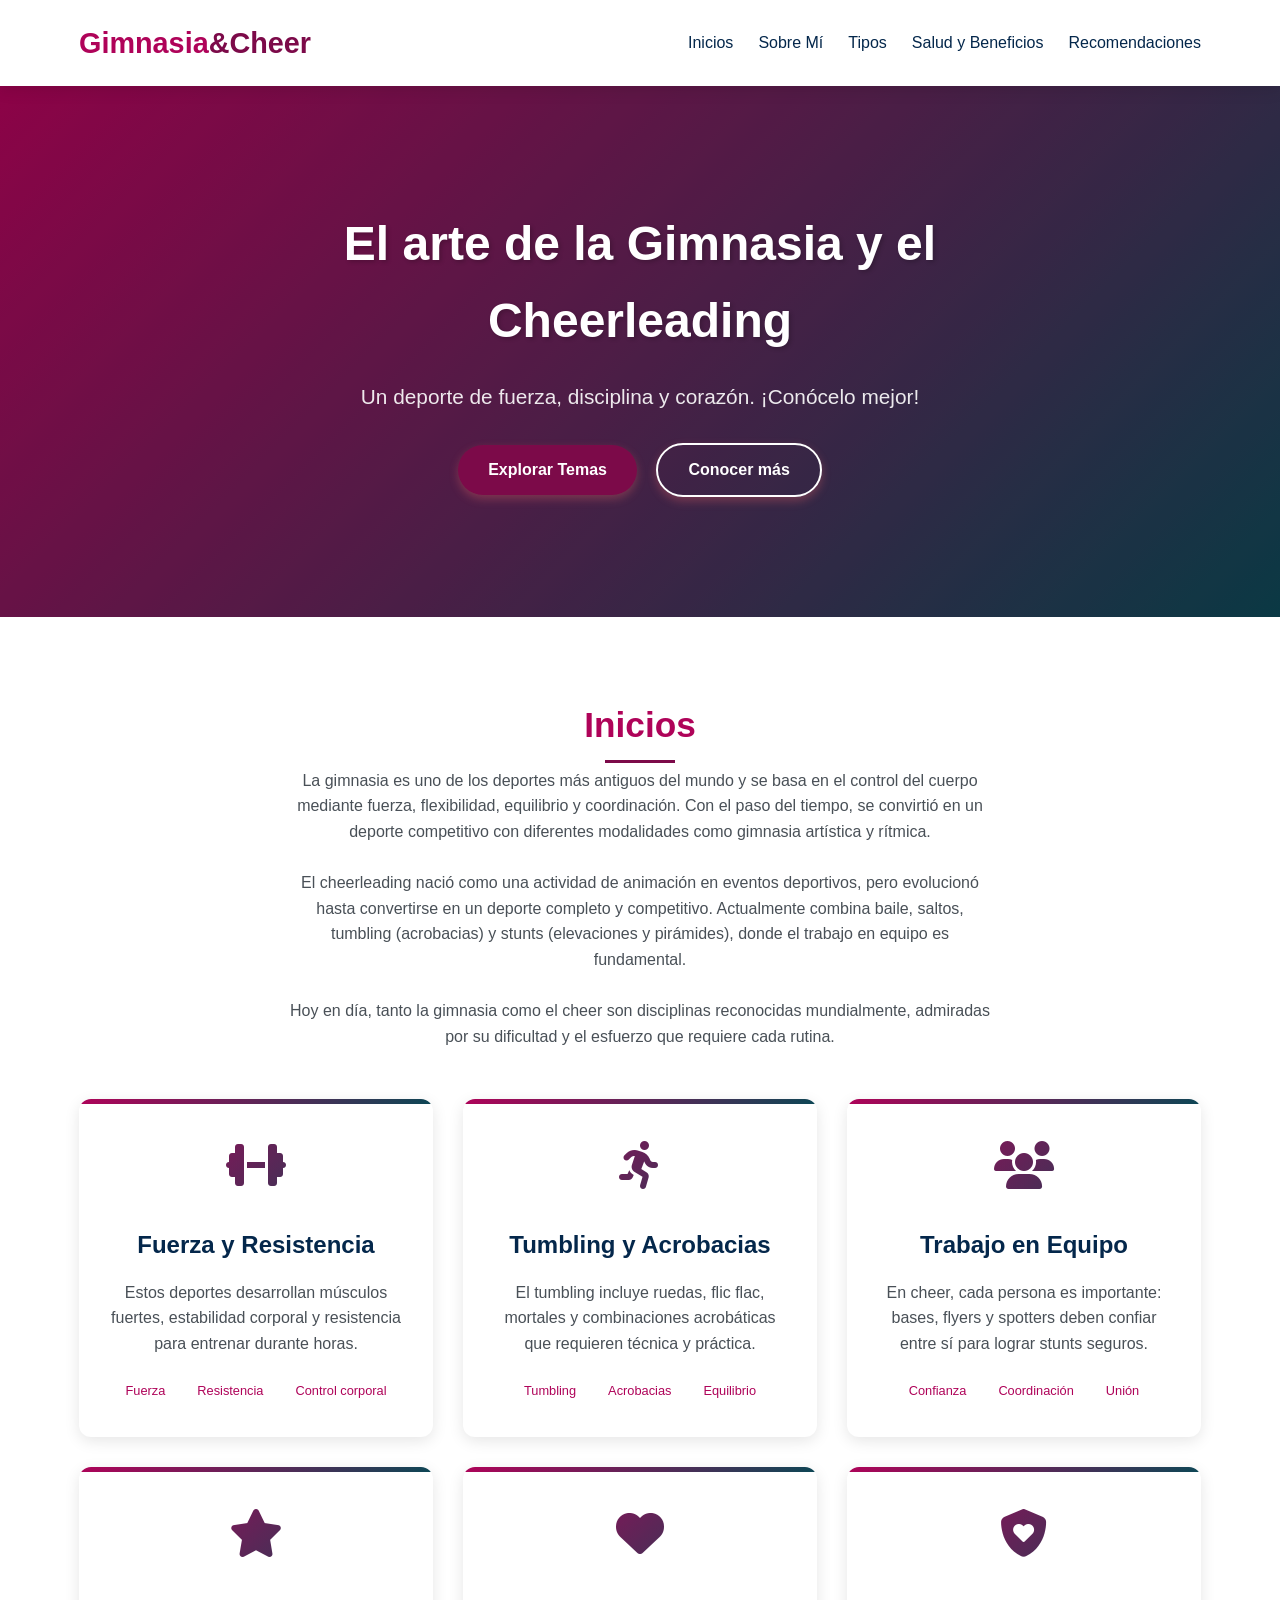
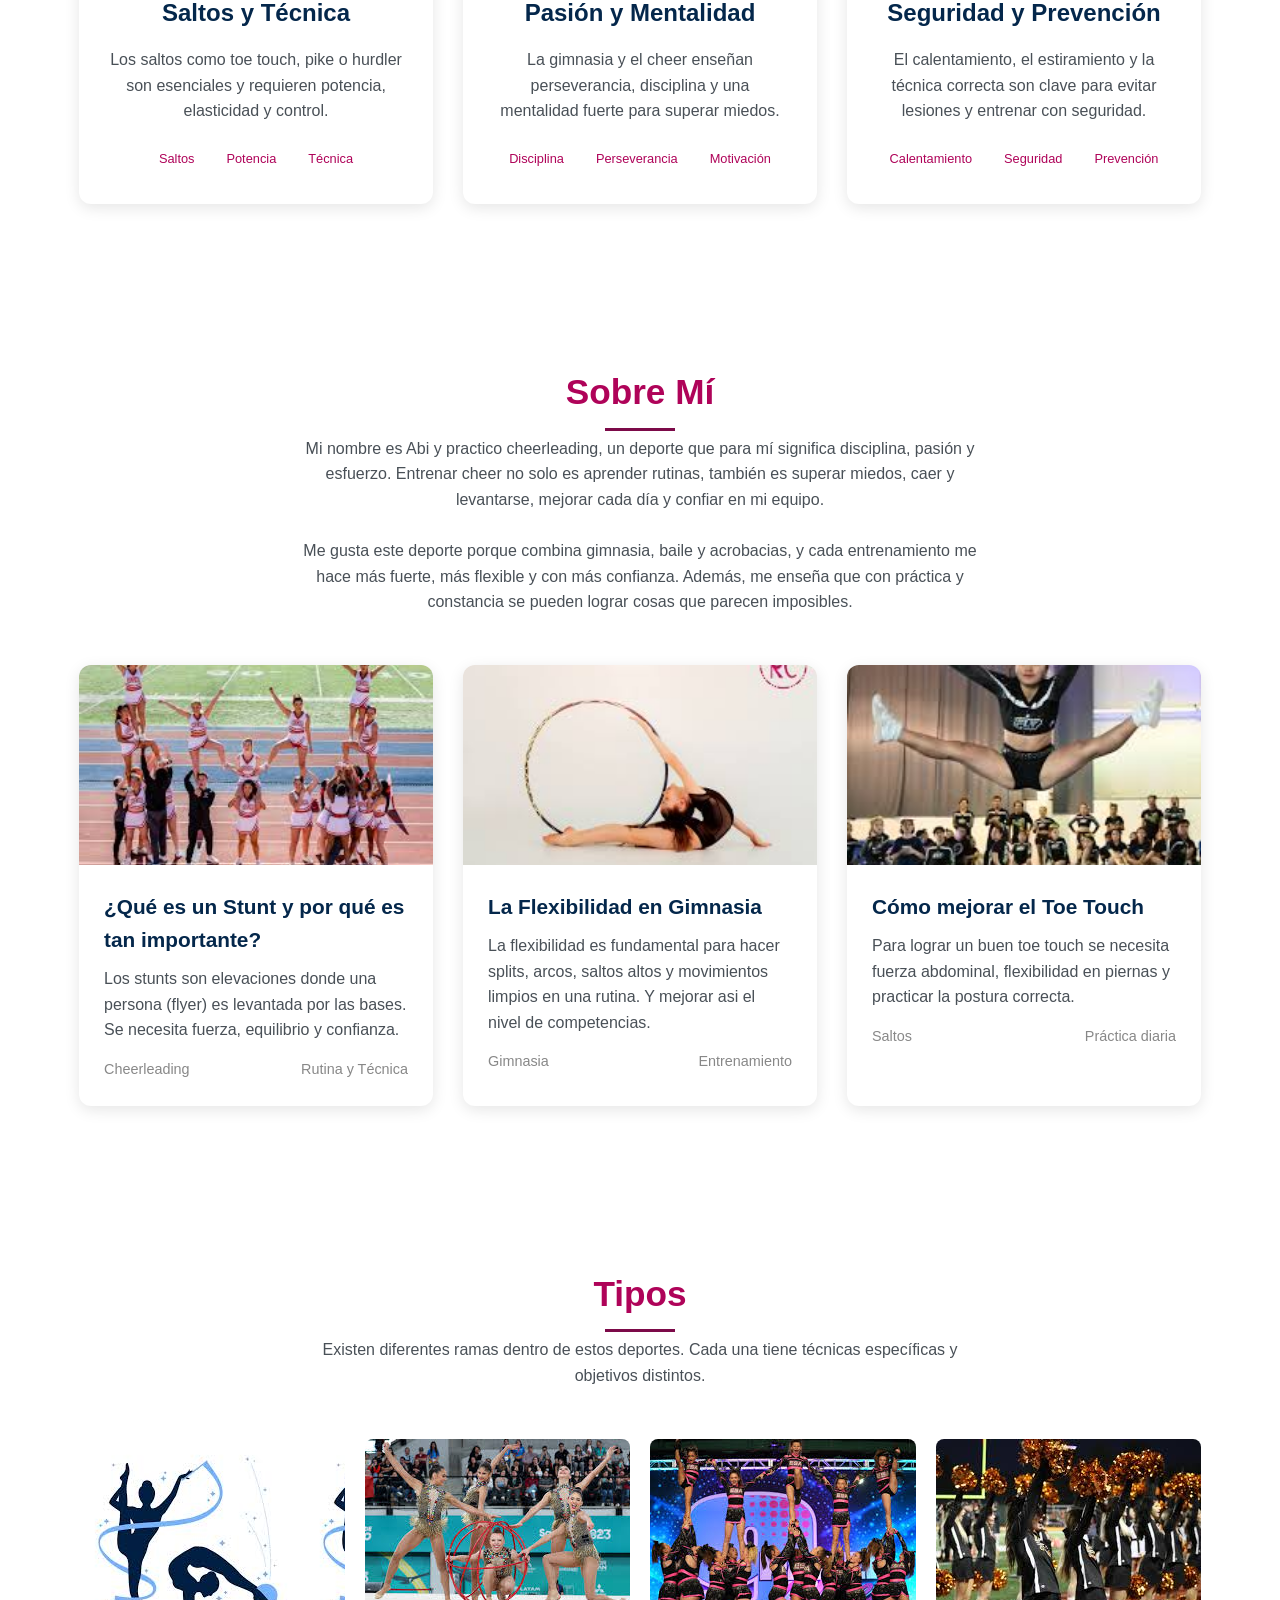
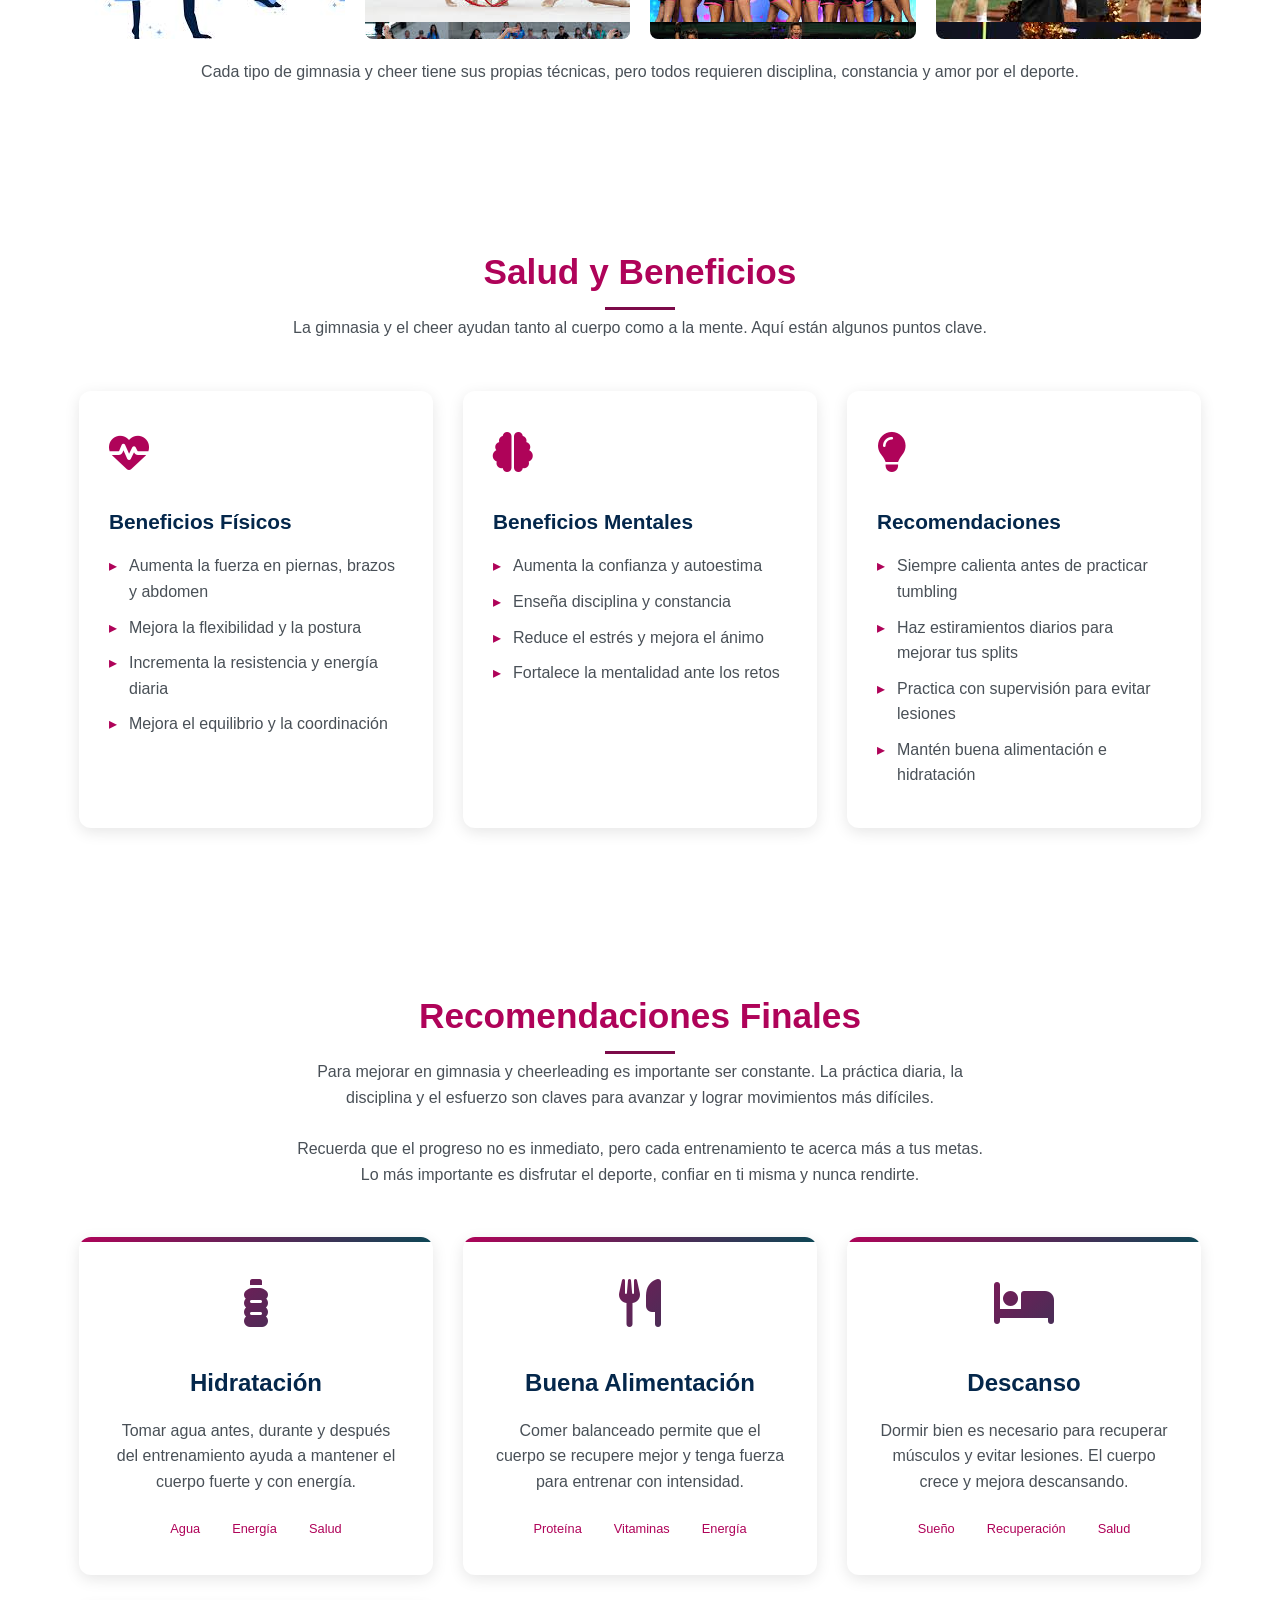
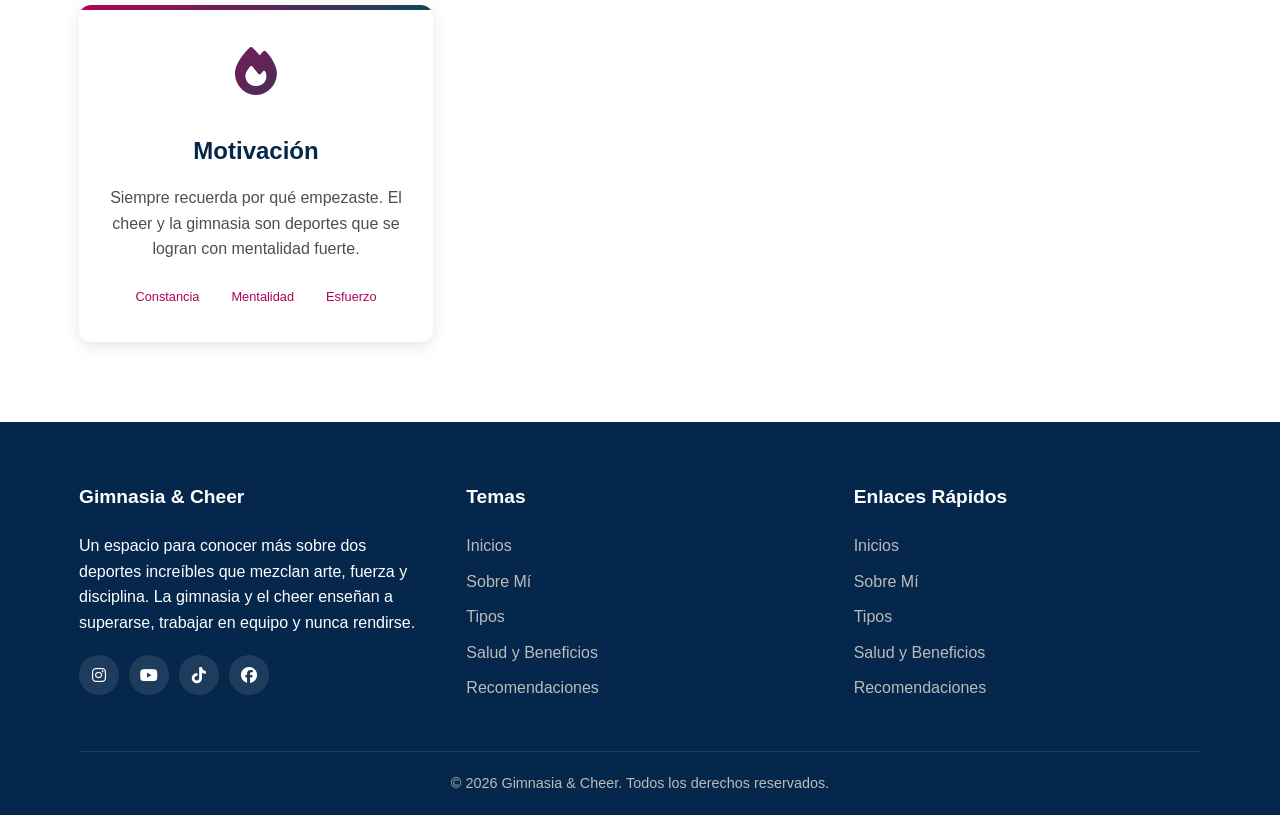
<file: index.html>
<!DOCTYPE html>
<html lang="es">
<head>
    <meta charset="UTF-8">
    <meta name="viewport" content="width=device-width, initial-scale=1.0">
    <title>Gimnasia y Cheerleading</title>
    <link rel="stylesheet" href="https://cdnjs.cloudflare.com/ajax/libs/font-awesome/6.4.0/css/all.min.css">
    <link rel="stylesheet" href="style.css">

</head>
<body>
    <!-- Encabezado -->
    <header>
        <div class="container">
            <div class="header-container">
                <a href="#" class="logo">Gimnasia<span>&Cheer</span></a>
                <ul class="nav-menu">
                    <li class="nav-item"><a href="#" class="nav-link">Inicios</a></li>
                    <li class="nav-item"><a href="#" class="nav-link">Sobre Mí</a></li>
                    <li class="nav-item"><a href="#" class="nav-link">Tipos</a></li>
                    <li class="nav-item"><a href="#" class="nav-link">Salud y Beneficios</a></li>
                    <li class="nav-item"><a href="#" class="nav-link">Recomendaciones</a></li>
                </ul>
            </div>
        </div>
    </header>

    <!-- Hero Section -->
    <div class="hero">
        <div class="container">
            <div class="hero-content">
                <h1 class="hero-title">El arte de la Gimnasia y el Cheerleading</h1>
                <p class="hero-text">Un deporte de fuerza, disciplina y corazón. ¡Conócelo mejor!</p>
                <a href="#" class="btn">Explorar Temas</a>
                <a href="#" class="btn btn-outline">Conocer más</a>
            </div>
        </div>
    </div>

    <!-- Temas/Categorías -->
    <div class="section">
        <div class="container">
            <div class="section-title">
                <h2>Inicios</h2>
                <p>
                    La gimnasia es uno de los deportes más antiguos del mundo y se basa en el control del cuerpo mediante fuerza,
                    flexibilidad, equilibrio y coordinación. Con el paso del tiempo, se convirtió en un deporte competitivo
                    con diferentes modalidades como gimnasia artística y rítmica.
                    <br><br>
                    El cheerleading nació como una actividad de animación en eventos deportivos, pero evolucionó hasta convertirse
                    en un deporte completo y competitivo. Actualmente combina baile, saltos, tumbling (acrobacias) y stunts
                    (elevaciones y pirámides), donde el trabajo en equipo es fundamental.
                    <br><br>
                    Hoy en día, tanto la gimnasia como el cheer son disciplinas reconocidas mundialmente, admiradas por su
                    dificultad y el esfuerzo que requiere cada rutina.
                </p>
            </div>

            <div class="categories-grid">
                <div class="category-card">
                    <div class="category-icon">
                        <i class="fas fa-dumbbell"></i>
                    </div>
                    <h3>Fuerza y Resistencia</h3>
                    <p>Estos deportes desarrollan músculos fuertes, estabilidad corporal y resistencia para entrenar durante horas.</p>
                    <div class="category-tags">
                        <span class="tag">Fuerza</span>
                        <span class="tag">Resistencia</span>
                        <span class="tag">Control corporal</span>
                    </div>
                </div>

                <div class="category-card">
                    <div class="category-icon">
                        <i class="fas fa-person-running"></i>
                    </div>
                    <h3>Tumbling y Acrobacias</h3>
                    <p>El tumbling incluye ruedas, flic flac, mortales y combinaciones acrobáticas que requieren técnica y práctica.</p>
                    <div class="category-tags">
                        <span class="tag">Tumbling</span>
                        <span class="tag">Acrobacias</span>
                        <span class="tag">Equilibrio</span>
                    </div>
                </div>

                <div class="category-card">
                    <div class="category-icon">
                        <i class="fas fa-users"></i>
                    </div>
                    <h3>Trabajo en Equipo</h3>
                    <p>En cheer, cada persona es importante: bases, flyers y spotters deben confiar entre sí para lograr stunts seguros.</p>
                    <div class="category-tags">
                        <span class="tag">Confianza</span>
                        <span class="tag">Coordinación</span>
                        <span class="tag">Unión</span>
                    </div>
                </div>

                <div class="category-card">
                    <div class="category-icon">
                        <i class="fas fa-star"></i>
                    </div>
                    <h3>Saltos y Técnica</h3>
                    <p>Los saltos como toe touch, pike o hurdler son esenciales y requieren potencia, elasticidad y control.</p>
                    <div class="category-tags">
                        <span class="tag">Saltos</span>
                        <span class="tag">Potencia</span>
                        <span class="tag">Técnica</span>
                    </div>
                </div>

                <div class="category-card">
                    <div class="category-icon">
                        <i class="fas fa-heart"></i>
                    </div>
                    <h3>Pasión y Mentalidad</h3>
                    <p>La gimnasia y el cheer enseñan perseverancia, disciplina y una mentalidad fuerte para superar miedos.</p>
                    <div class="category-tags">
                        <span class="tag">Disciplina</span>
                        <span class="tag">Perseverancia</span>
                        <span class="tag">Motivación</span>
                    </div>
                </div>

                <div class="category-card">
                    <div class="category-icon">
                        <i class="fas fa-shield-heart"></i>
                    </div>
                    <h3>Seguridad y Prevención</h3>
                    <p>El calentamiento, el estiramiento y la técnica correcta son clave para evitar lesiones y entrenar con seguridad.</p>
                    <div class="category-tags">
                        <span class="tag">Calentamiento</span>
                        <span class="tag">Seguridad</span>
                        <span class="tag">Prevención</span>
                    </div>
                </div>
            </div>
        </div>
    </div>

    <!-- Destacados -->
    <div class="section resources">
        <div class="container">
            <div class="section-title">
                <h2>Sobre Mí</h2>
                <p>
                    Mi nombre es Abi y practico cheerleading, un deporte que para mí significa disciplina, pasión y esfuerzo.
                    Entrenar cheer no solo es aprender rutinas, también es superar miedos, caer y levantarse, mejorar cada día
                    y confiar en mi equipo.
                    <br><br>
                    Me gusta este deporte porque combina gimnasia, baile y acrobacias, y cada entrenamiento me hace más fuerte,
                    más flexible y con más confianza. Además, me enseña que con práctica y constancia se pueden lograr cosas
                    que parecen imposibles.
                </p>
            </div>


  <div class="featured-grid">
                <div class="featured-card">
                    <div class="featured-img" style="background-image: url('./imagenes/descarga (2).jfif');"></div>
                    <div class="featured-content">
                        <h3>¿Qué es un Stunt y por qué es tan importante?</h3>
                        <p>Los stunts son elevaciones donde una persona (flyer) es levantada por las bases. Se necesita fuerza, equilibrio y confianza.</p>
                        <div class="featured-meta">
                            <span>Cheerleading</span>
                            <span>Rutina y Técnica</span>
                        </div>
                    </div>
                </div>

                    <div class="featured-card">
                    <div class="featured-img" style="background-image: url('./imagenes/foto\ 2.2.jfif');"></div>
                    <div class="featured-content">
                        <h3>La Flexibilidad en Gimnasia</h3>
                        <p>La flexibilidad es fundamental para hacer splits, arcos, saltos altos y movimientos limpios en una rutina. Y mejorar asi el nivel de competencias.</p>
                        <div class="featured-meta">
                            <span>Gimnasia</span>
                            <span>Entrenamiento</span>
                        </div>
                    </div>
                </div>

                <div class="featured-card">
                    <div class="featured-img" style="background-image: url('./imagenes/foto\ 3.jfif')"></div>
                    <div class="featured-content">
                        <h3>Cómo mejorar el Toe Touch</h3>
                        <p>Para lograr un buen toe touch se necesita fuerza abdominal, flexibilidad en piernas y practicar la postura correcta.</p>
                        <div class="featured-meta">
                            <span>Saltos</span>
                            <span>Práctica diaria</span>
                        </div>
                    </div>
                </div>
            </div>
        </div>
    </div>

    <!-- Galería -->
    <div class="section">
        <div class="container">
            <div class="section-title">
                <h2>Tipos</h2>
                <p>
                    Existen diferentes ramas dentro de estos deportes. Cada una tiene técnicas específicas y objetivos distintos.
                </p>
            </div>

            <div class="gallery-grid">
                <div class="gallery-item">
                    <div class="gallery-img" style="background-image: url('./imagenes/foto 4');"></div>
                    <div class="gallery-overlay">
                        <p style="color:white; font-weight:bold;">Gimnasia Artística</p>
                        <i class="fas fa-search-plus"></i>
                    </div>
                </div>

                <div class="gallery-item">
                    <div class="gallery-img" style="background-image: url('./imagenes/Ritmica.jfif');"></div>
                    <div class="gallery-overlay">
                        <p style="color:white; font-weight:bold;">Gimnasia Rítmica</p>
                        <i class="fas fa-search-plus"></i>
                    </div>
                </div>

                <div class="gallery-item">
                    <div class="gallery-img" style="background-image: url('./imagenes/Cheer.jfif');"></div>
                    <div class="gallery-overlay">
                        <p style="color:white; font-weight:bold;">Cheer All Star</p>
                        <i class="fas fa-search-plus"></i>
                    </div>
                </div>

                <div class="gallery-item">
                    <div class="gallery-img" style="background-image: url('./imagenes/Animadoras.jfif');"></div>
                    <div class="gallery-overlay">
                        <p style="color:white; font-weight:bold;">Cheer Sideline</p>
                        <i class="fas fa-search-plus"></i>
                    </div>
                </div>
            </div>

            <p style="margin-top: 20px; text-align:center;">
                Cada tipo de gimnasia y cheer tiene sus propias técnicas, pero todos requieren disciplina, constancia y amor por el deporte.
            </p>
        </div>
    </div>

    <!-- Recursos -->
    <div class="section resources">
        <div class="container">
            <div class="section-title">
                <h2>Salud y Beneficios</h2>
                <p>La gimnasia y el cheer ayudan tanto al cuerpo como a la mente. Aquí están algunos puntos clave.</p>
            </div>

            <div class="resources-grid">
                <div class="resource-card">
                    <div class="resource-icon">
                        <i class="fas fa-heartbeat"></i>
                    </div>
                    <h3>Beneficios Físicos</h3>
                    <ul class="resource-links">
                        <li><a href="#">Aumenta la fuerza en piernas, brazos y abdomen</a></li>
                        <li><a href="#">Mejora la flexibilidad y la postura</a></li>
                        <li><a href="#">Incrementa la resistencia y energía diaria</a></li>
                        <li><a href="#">Mejora el equilibrio y la coordinación</a></li>
                    </ul>
                </div>

                <div class="resource-card">
                    <div class="resource-icon">
                        <i class="fas fa-brain"></i>
                    </div>
                    <h3>Beneficios Mentales</h3>
                    <ul class="resource-links">
                        <li><a href="#">Aumenta la confianza y autoestima</a></li>
                        <li><a href="#">Enseña disciplina y constancia</a></li>
                        <li><a href="#">Reduce el estrés y mejora el ánimo</a></li>
                        <li><a href="#">Fortalece la mentalidad ante los retos</a></li>
                    </ul>
                </div>

                <div class="resource-card">
                    <div class="resource-icon">
                        <i class="fas fa-lightbulb"></i>
                    </div>
                    <h3>Recomendaciones</h3>
                    <ul class="resource-links">
                        <li><a href="#">Siempre calienta antes de practicar tumbling</a></li>
                        <li><a href="#">Haz estiramientos diarios para mejorar tus splits</a></li>
                        <li><a href="#">Practica con supervisión para evitar lesiones</a></li>
                        <li><a href="#">Mantén buena alimentación e hidratación</a></li>
                    </ul>
                </div>
            </div>
        </div>
    </div>

    <!-- Tipos -->
    <div class="section">
        <div class="container">
            <div class="section-title">
                <h2>Recomendaciones Finales</h2>
                <p>
                    Para mejorar en gimnasia y cheerleading es importante ser constante. La práctica diaria, la disciplina y el esfuerzo
                    son claves para avanzar y lograr movimientos más difíciles.
                    <br><br>
                    Recuerda que el progreso no es inmediato, pero cada entrenamiento te acerca más a tus metas.
                    Lo más importante es disfrutar el deporte, confiar en ti misma y nunca rendirte.
                </p>
            </div>

            <div class="categories-grid">
                <div class="category-card">
                    <div class="category-icon">
                        <i class="fas fa-bottle-water"></i>
                    </div>
                    <h3>Hidratación</h3>
                    <p>Tomar agua antes, durante y después del entrenamiento ayuda a mantener el cuerpo fuerte y con energía.</p>
                    <div class="category-tags">
                        <span class="tag">Agua</span>
                        <span class="tag">Energía</span>
                        <span class="tag">Salud</span>
                    </div>
                </div>

                <div class="category-card">
                    <div class="category-icon">
                        <i class="fas fa-utensils"></i>
                    </div>
                    <h3>Buena Alimentación</h3>
                    <p>Comer balanceado permite que el cuerpo se recupere mejor y tenga fuerza para entrenar con intensidad.</p>
                    <div class="category-tags">
                        <span class="tag">Proteína</span>
                        <span class="tag">Vitaminas</span>
                        <span class="tag">Energía</span>
                    </div>
                </div>

                <div class="category-card">
                    <div class="category-icon">
                        <i class="fas fa-bed"></i>
                    </div>
                    <h3>Descanso</h3>
                    <p>Dormir bien es necesario para recuperar músculos y evitar lesiones. El cuerpo crece y mejora descansando.</p>
                    <div class="category-tags">
                        <span class="tag">Sueño</span>
                        <span class="tag">Recuperación</span>
                        <span class="tag">Salud</span>
                    </div>
                </div>

                <div class="category-card">
                    <div class="category-icon">
                        <i class="fas fa-fire"></i>
                    </div>
                    <h3>Motivación</h3>
                    <p>Siempre recuerda por qué empezaste. El cheer y la gimnasia son deportes que se logran con mentalidad fuerte.</p>
                    <div class="category-tags">
                        <span class="tag">Constancia</span>
                        <span class="tag">Mentalidad</span>
                        <span class="tag">Esfuerzo</span>
                    </div>
                </div>
            </div>
        </div>
    </div>

    <!-- Pie de página -->
    <footer>
        <div class="container">
            <div class="footer-container">
                <div class="footer-col">
                    <h3>Gimnasia & Cheer</h3>
                    <p>
                        Un espacio para conocer más sobre dos deportes increíbles que mezclan arte, fuerza y disciplina.
                        La gimnasia y el cheer enseñan a superarse, trabajar en equipo y nunca rendirse.
                    </p>
                    <div class="social-links">
                        <a href="#" class="social-link"><i class="fab fa-instagram"></i></a>
                        <a href="#" class="social-link"><i class="fab fa-youtube"></i></a>
                        <a href="#" class="social-link"><i class="fab fa-tiktok"></i></a>
                        <a href="#" class="social-link"><i class="fab fa-facebook"></i></a>
                    </div>
                </div>

                <div class="footer-col">
                    <h3>Temas</h3>
                    <ul class="footer-links">
                        <li><a href="#">Inicios</a></li>
                        <li><a href="#">Sobre Mí</a></li>
                        <li><a href="#">Tipos</a></li>
                        <li><a href="#">Salud y Beneficios</a></li>
                        <li><a href="#">Recomendaciones</a></li>
                    </ul>
                </div>

                <div class="footer-col">
                    <h3>Enlaces Rápidos</h3>
                    <ul class="footer-links">
                        <li><a href="#">Inicios</a></li>
                        <li><a href="#">Sobre Mí</a></li>
                        <li><a href="#">Tipos</a></li>
                        <li><a href="#">Salud y Beneficios</a></li>
                        <li><a href="#">Recomendaciones</a></li>
                    </ul>
                </div>

            </div>

            <div class="copyright">
                <p>&copy; 2026 Gimnasia & Cheer. Todos los derechos reservados.</p>
            </div>
        </div>
    </footer>
</body>
</html>
</file>
<file: style.css>
:root {
            --primary: #af0359;
            --secondary: #0d4755;
            --accent: #7c0a49;
            --light: #ffffff;
            --dark: #04274b;
            --text: #495057;
            --white: #ffffff;
            --shadow: 0 4px 15px rgba(0, 0, 0, 0.1);
            --transition: all 0.3s ease;
            --gradient: linear-gradient(135deg, var(--primary), var(--secondary));
        }
        
        * {
            margin: 0;
            padding: 0;
            box-sizing: border-box;
        }
        
        body {
            font-family: 'Segoe UI', Tahoma, Geneva, Verdana, sans-serif;
            line-height: 1.6;
            color: var(--text);
            background-color: var(--light);
        }
        
        .container {
            width: 90%;
            max-width: 1200px;
            margin: 0 auto;
            padding: 0 15px;
        }
        
        /* Encabezado */
        header {
            background-color: var(--white);
            box-shadow: var(--shadow);
            position: sticky;
            top: 0;
            z-index: 100;
        }
        
        .header-container {
            display: flex;
            justify-content: space-between;
            align-items: center;
            padding: 20px 0;
        }
        
        .logo {
            font-size: 1.8rem;
            font-weight: 700;
            color: var(--primary);
            text-decoration: none;
        }
        
        .logo span {
            color: var(--accent);
        }
        
        .nav-menu {
            display: flex;
            list-style: none;
        }
        
        .nav-item {
            margin-left: 25px;
        }
        
        .nav-link {
            text-decoration: none;
            color: var(--dark);
            font-weight: 500;
            transition: var(--transition);
            position: relative;
        }
        
        .nav-link:hover {
            color: var(--primary);
        }
        
        .nav-link::after {
            content: '';
            position: absolute;
            width: 0;
            height: 2px;
            bottom: -5px;
            left: 0;
            background-color: var(--primary);
            transition: var(--transition);
        }
        
        .nav-link:hover::after {
            width: 100%;
        }
        
        /* Hero Section */
        .hero {
            background: var(--gradient), url('https://source.unsplash.com/random/1600x900') no-repeat center center/cover;
            color: var(--white);
            padding: 120px 0;
            text-align: center;
            position: relative;
            overflow: hidden;
        }
        
        .hero::before {
            content: '';
            position: absolute;
            top: 0;
            left: 0;
            width: 100%;
            height: 100%;
            background: rgba(0, 0, 0, 0.2);
        }
        
        .hero-content {
            max-width: 800px;
            margin: 0 auto;
            position: relative;
            z-index: 1;
        }
        
        .hero-title {
            font-size: 3rem;
            margin-bottom: 20px;
            text-shadow: 2px 2px 4px rgba(0, 0, 0, 0.2);
        }
        
        .hero-text {
            font-size: 1.3rem;
            margin-bottom: 30px;
            opacity: 0.9;
        }
        
        .btn {
            display: inline-block;
            background-color: var(--accent);
            color: var(--white);
            padding: 12px 30px;
            border-radius: 50px;
            text-decoration: none;
            font-weight: 600;
            transition: var(--transition);
            border: none;
            cursor: pointer;
            box-shadow: 0 4px 10px rgba(255, 107, 107, 0.3);
        }
        
        .btn:hover {
            background-color: #ff5252;
            transform: translateY(-3px);
            box-shadow: 0 6px 15px rgba(255, 107, 107, 0.4);
        }
        
        .btn-outline {
            background-color: transparent;
            border: 2px solid var(--white);
            margin-left: 15px;
        }
        
        .btn-outline:hover {
            background-color: var(--white);
            color: var(--primary);
        }
        
        /* Secciones generales */
        .section {
            padding: 80px 0;
        }
        
        .section-title {
            text-align: center;
            margin-bottom: 50px;
        }
        
        .section-title h2 {
            font-size: 2.2rem;
            color: var(--primary);
            margin-bottom: 15px;
            position: relative;
            display: inline-block;
        }
        
        .section-title h2::after {
            content: '';
            position: absolute;
            width: 70px;
            height: 3px;
            background-color: var(--accent);
            bottom: -10px;
            left: 50%;
            transform: translateX(-50%);
        }
        
        .section-title p {
            color: var(--text);
            max-width: 700px;
            margin: 0 auto;
        }
        
        /* Temas/Categorías */
        .categories-grid {
            display: grid;
            grid-template-columns: repeat(auto-fit, minmax(280px, 1fr));
            gap: 30px;
        }
        
        .category-card {
            background-color: var(--white);
            border-radius: 12px;
            padding: 30px;
            box-shadow: var(--shadow);
            transition: var(--transition);
            text-align: center;
            position: relative;
            overflow: hidden;
        }
        
        .category-card::before {
            content: '';
            position: absolute;
            top: 0;
            left: 0;
            width: 100%;
            height: 5px;
            background: var(--gradient);
        }
        
        .category-card:hover {
            transform: translateY(-10px);
            box-shadow: 0 15px 30px rgba(0, 0, 0, 0.15);
        }
        
        .category-icon {
            font-size: 3rem;
            margin-bottom: 20px;
            background: var(--gradient);
            -webkit-background-clip: text;
            background-clip: text;
            color: transparent;
        }
        
        .category-card h3 {
            font-size: 1.5rem;
            margin-bottom: 15px;
            color: var(--dark);
        }
        
        .category-card p {
            margin-bottom: 20px;
        }
        
        .category-tags {
            display: flex;
            flex-wrap: wrap;
            justify-content: center;
            gap: 8px;
        }
        
        .tag {
            background-color: var(--light);
            color: var(--primary);
            padding: 5px 12px;
            border-radius: 20px;
            font-size: 0.8rem;
            font-weight: 500;
        }
        
        /* Destacados */
        .featured-grid {
            display: grid;
            grid-template-columns: repeat(auto-fit, minmax(300px, 1fr));
            gap: 30px;
        }
        
        .featured-card {
            background-color: var(--white);
            border-radius: 12px;
            overflow: hidden;
            box-shadow: var(--shadow);
            transition: var(--transition);
        }
        
        .featured-card:hover {
            transform: translateY(-5px);
            box-shadow: 0 15px 30px rgba(0, 0, 0, 0.15);
        }
        
        .featured-img {
            height: 200px;
            background-size: cover;
            background-position: center;
        }
        
        .featured-content {
            padding: 25px;
        }
        
        .featured-content h3 {
            font-size: 1.3rem;
            margin-bottom: 10px;
            color: var(--dark);
        }
        
        .featured-content p {
            margin-bottom: 15px;
            color: var(--text);
        }
        
        .featured-meta {
            display: flex;
            justify-content: space-between;
            color: #888;
            font-size: 0.9rem;
        }
        
        /* Galería */
        .gallery-grid {
            display: grid;
            grid-template-columns: repeat(auto-fill, minmax(250px, 1fr));
            gap: 20px;
        }
        
        .gallery-item {
            height: 200px;
            border-radius: 8px;
            overflow: hidden;
            position: relative;
            cursor: pointer;
        }
        
        .gallery-img {
            width: 100%;
            height: 100%;
            object-fit: cover;
            transition: var(--transition);
        }
        
        .gallery-item:hover .gallery-img {
            transform: scale(1.1);
        }
        
        .gallery-overlay {
            position: absolute;
            top: 0;
            left: 0;
            width: 100%;
            height: 100%;
            background: rgba(0, 0, 0, 0.5);
            display: flex;
            align-items: center;
            justify-content: center;
            opacity: 0;
            transition: var(--transition);
        }
        
        .gallery-item:hover .gallery-overlay {
            opacity: 1;
        }
        
        .gallery-overlay i {
            color: white;
            font-size: 2rem;
        }
        
        /* Recursos */
        .resources {
            background-color: var(--white);
        }
        
        .resources-grid {
            display: grid;
            grid-template-columns: repeat(auto-fit, minmax(300px, 1fr));
            gap: 30px;
        }
        
        .resource-card {
            background-color: var(--light);
            border-radius: 12px;
            padding: 30px;
            box-shadow: var(--shadow);
            transition: var(--transition);
        }
        
        .resource-card:hover {
            transform: translateY(-5px);
        }
        
        .resource-icon {
            font-size: 2.5rem;
            color: var(--primary);
            margin-bottom: 20px;
        }
        
        .resource-card h3 {
            font-size: 1.3rem;
            margin-bottom: 15px;
            color: var(--dark);
        }
        
        .resource-links {
            list-style: none;
        }
        
        .resource-links li {
            margin-bottom: 10px;
            padding-left: 20px;
            position: relative;
        }
        
        .resource-links li::before {
            content: '▸';
            position: absolute;
            left: 0;
            color: var(--primary);
        }
        
        .resource-links a {
            color: var(--text);
            text-decoration: none;
            transition: var(--transition);
        }
        
        .resource-links a:hover {
            color: var(--primary);
            padding-left: 5px;
        }
        
        /* Pie de página */
        footer {
            background-color: var(--dark);
            color: var(--white);
            padding: 60px 0 20px;
        }
        
        .footer-container {
            display: grid;
            grid-template-columns: repeat(auto-fit, minmax(200px, 1fr));
            gap: 40px;
            margin-bottom: 40px;
        }
        
        .footer-col h3 {
            color: var(--white);
            margin-bottom: 20px;
            font-size: 1.2rem;
        }
        
        .footer-links {
            list-style: none;
        }
        
        .footer-links li {
            margin-bottom: 10px;
        }
        
        .footer-links a {
            color: #bbb;
            text-decoration: none;
            transition: var(--transition);
        }
        
        .footer-links a:hover {
            color: var(--white);
            padding-left: 5px;
        }
        
        .social-links {
            display: flex;
            margin-top: 20px;
        }
        
        .social-link {
            width: 40px;
            height: 40px;
            border-radius: 50%;
            background-color: rgba(255, 255, 255, 0.1);
            display: flex;
            align-items: center;
            justify-content: center;
            margin-right: 10px;
            color: var(--white);
            text-decoration: none;
            transition: var(--transition);
        }
        
        .social-link:hover {
            background-color: var(--primary);
            transform: translateY(-3px);
        }
        
        .copyright {
            text-align: center;
            padding-top: 20px;
            border-top: 1px solid rgba(255, 255, 255, 0.1);
            color: #bbb;
            font-size: 0.9rem;
        }
        
        /* Responsive */
        @media (max-width: 768px) {
            .header-container {
                flex-direction: column;
                text-align: center;
            }
            
            .nav-menu {
                margin-top: 20px;
                flex-wrap: wrap;
                justify-content: center;
            }
            
            .nav-item {
                margin: 0 10px 10px;
            }
            
            .hero-title {
                font-size: 2.2rem;
            }
            
            .hero-text {
                font-size: 1.1rem;
            }
            
            .btn-outline {
                margin-left: 0;
                margin-top: 15px;
                display: block;
            }
        }
</file>
